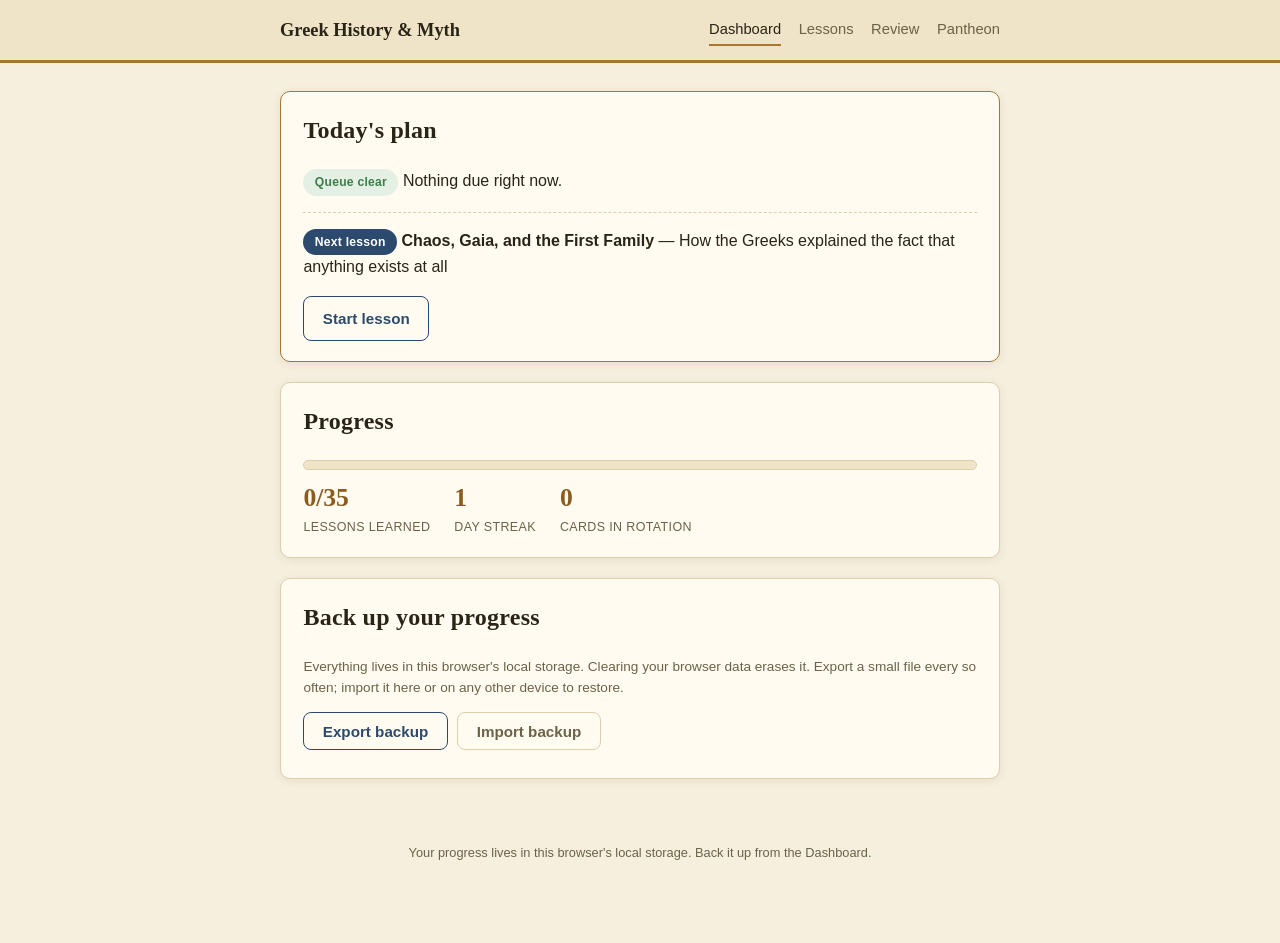
<file: index.html>
<!doctype html>
<html lang="en">
<head>
<meta charset="utf-8" />
<meta name="viewport" content="width=device-width, initial-scale=1" />
<title>Dashboard — Greek History &amp; Myth</title>
<link rel="stylesheet" href="styles.css?v=4" />
<link rel="manifest" href="manifest.webmanifest" />
<link rel="apple-touch-icon" href="apple-touch-icon.png" />
<link rel="icon" href="icon-192.png" />
<meta name="theme-color" content="#1c3450" />
<meta name="apple-mobile-web-app-capable" content="yes" />
<meta name="apple-mobile-web-app-status-bar-style" content="black-translucent" />
<meta name="apple-mobile-web-app-title" content="Greek Myth" />
</head>
<body>
<header class="site" id="site-header"></header>
<main class="container">

  <div id="today-plan"></div>

  <div class="card">
    <h2>Progress</h2>
    <div class="progress-track"><div class="progress-fill" id="progress-fill" style="width:0%"></div></div>
    <div class="stat-row" id="stat-row"></div>
  </div>

  <div class="card">
    <h2>Back up your progress</h2>
    <p class="muted small">Everything lives in this browser's local storage. Clearing your browser data erases it.
      Export a small file every so often; import it here or on any other device to restore.</p>
    <div class="btn-row">
      <button class="btn secondary" id="export-btn">Export backup</button>
      <button class="btn ghost" id="import-btn">Import backup</button>
      <input type="file" id="import-file" accept="application/json" style="display:none" />
    </div>
    <div id="import-status" class="small" style="margin-top:0.5rem"></div>
  </div>

</main>
<footer class="site" id="site-footer"></footer>

<script src="curriculum.js?v=4"></script>
<script src="content-origins.js?v=4"></script>
<script src="content-olympians.js?v=4"></script>
<script src="content-heroes.js?v=4"></script>
<script src="content-threads.js?v=4"></script>
<script src="srs.js?v=4"></script>
<script src="myth.js?v=4"></script>
<script src="render.js?v=4"></script>
<script>
  Myth.renderHeader("home");
  Myth.renderFooter();
  const progress = Myth.touchStreak();

  const allIds = Myth.allCardIds();
  const dueIds = Srs.dueCards(allIds);
  const totalLessons = allLessonIds().length;
  const learnedCount = progress.learned.length;

  const planEl = document.getElementById("today-plan");
  const sunday = Myth.isSunday();
  const nextLesson = Myth.nextUnlearnedLesson();

  let planHtml = `<div class="card today"><h2>Today's plan</h2>`;

  if (dueIds.length > 0) {
    planHtml += `
      <p><span class="pill due">${dueIds.length} due</span> Clear these first — this is the part that makes everything stick.</p>
      <div class="btn-row"><a class="btn" href="review.html">Start review (${dueIds.length})</a></div>
    `;
  } else {
    planHtml += `<p><span class="pill learned">Queue clear</span> Nothing due right now.</p>`;
  }

  if (sunday) {
    planHtml += `
      <hr style="border:none;border-top:1px dashed var(--border);margin:1rem 0" />
      <p><strong>It's Sunday — world assembly time.</strong> Skip the new lesson. Instead, place every
      god, Titan and hero you've learned so far on one blank family tree, from memory. That's what turns
      separate lessons into one connected picture.</p>
      <div class="btn-row"><a class="btn secondary" href="pantheon.html?mode=assembly">Start assembly</a></div>
    `;
  } else if (nextLesson) {
    planHtml += `
      <hr style="border:none;border-top:1px dashed var(--border);margin:1rem 0" />
      <p><span class="pill new">Next lesson</span> <strong>${nextLesson.title}</strong> — ${nextLesson.subtitle || ""}</p>
      <div class="btn-row"><a class="btn secondary" href="lesson.html?id=${nextLesson.id}">Start lesson</a></div>
    `;
  } else {
    planHtml += `
      <hr style="border:none;border-top:1px dashed var(--border);margin:1rem 0" />
      <p>You've started every written lesson. Check <a href="lessons.html">the roadmap</a> for what's coming next,
      or explore the <a href="pantheon.html">Pantheon</a>.</p>
    `;
  }

  planHtml += `</div>`;
  planEl.innerHTML = planHtml;

  const pct = totalLessons ? Math.round((learnedCount / totalLessons) * 100) : 0;
  document.getElementById("progress-fill").style.width = pct + "%";
  document.getElementById("stat-row").innerHTML = `
    <div class="stat"><div class="num">${learnedCount}/${totalLessons}</div><div class="label">Lessons learned</div></div>
    <div class="stat"><div class="num">${progress.streak}</div><div class="label">Day streak</div></div>
    <div class="stat"><div class="num">${Srs.introducedCount(allIds)}</div><div class="label">Cards in rotation</div></div>
  `;

  document.getElementById("export-btn").addEventListener("click", () => Myth.exportBackup());
  const importBtn = document.getElementById("import-btn");
  const importFile = document.getElementById("import-file");
  importBtn.addEventListener("click", () => importFile.click());
  importFile.addEventListener("change", () => {
    const file = importFile.files[0];
    if (!file) return;
    Myth.importBackup(file, (ok, err) => {
      const el = document.getElementById("import-status");
      if (ok) {
        el.textContent = "Restored. Reloading…";
        el.style.color = "var(--success)";
        setTimeout(() => location.reload(), 700);
      } else {
        el.textContent = "That file didn't look like a valid backup.";
        el.style.color = "var(--danger)";
      }
    });
  });
</script>
</body>
</html>
</file>
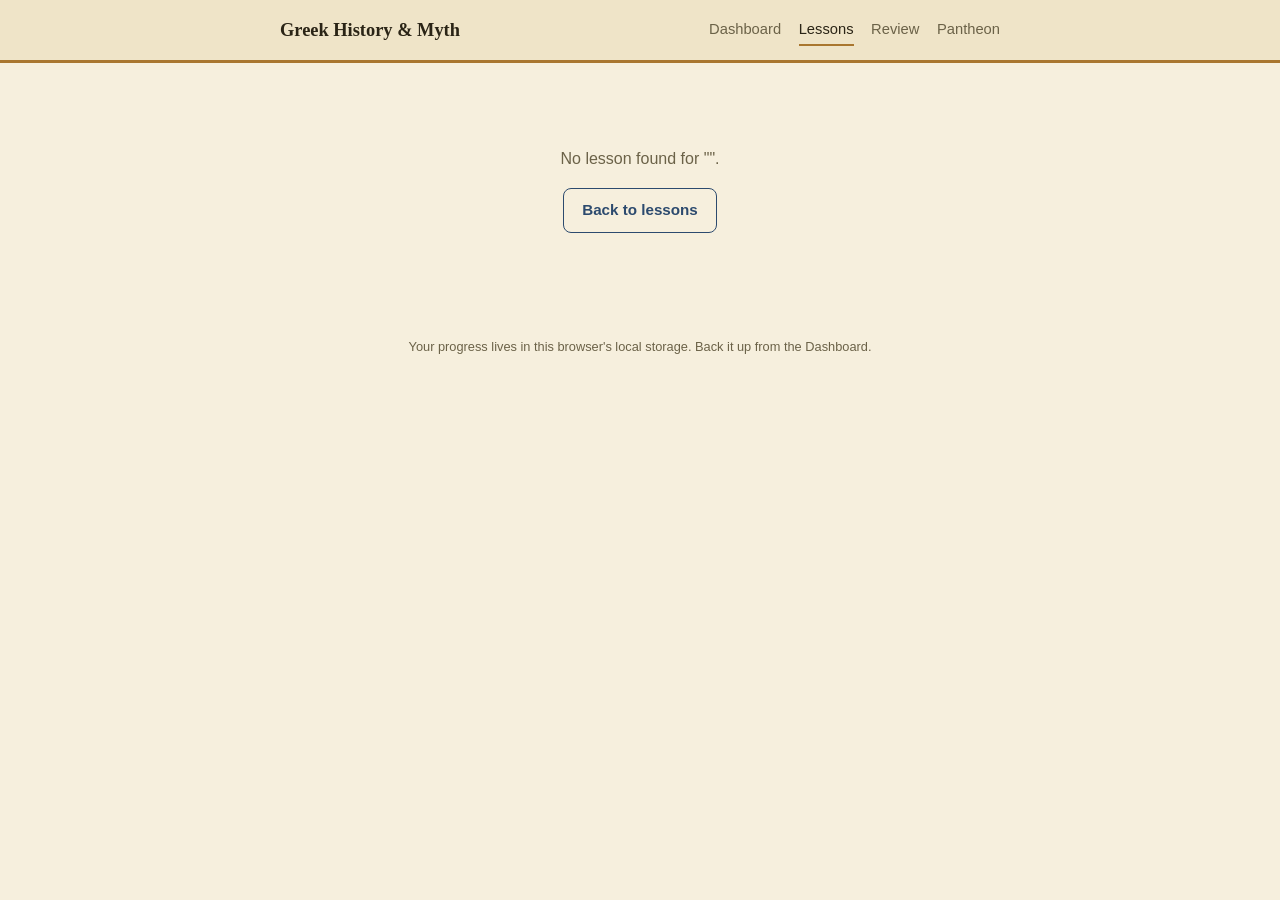
<file: lesson.html>
<!doctype html>
<html lang="en">
<head>
<meta charset="utf-8" />
<meta name="viewport" content="width=device-width, initial-scale=1" />
<title>Lesson — Greek History &amp; Myth</title>
<link rel="stylesheet" href="styles.css?v=4" />
<link rel="manifest" href="manifest.webmanifest" />
<link rel="apple-touch-icon" href="apple-touch-icon.png" />
<link rel="icon" href="icon-192.png" />
<meta name="theme-color" content="#1c3450" />
<meta name="apple-mobile-web-app-capable" content="yes" />
<meta name="apple-mobile-web-app-status-bar-style" content="black-translucent" />
<meta name="apple-mobile-web-app-title" content="Greek Myth" />
</head>
<body>
<header class="site" id="site-header"></header>
<main class="container">
  <div id="lesson-content"></div>
  <div class="card" id="drill-card">
    <h2 id="drill-heading">Drill what you just learned</h2>
    <p class="muted small" id="drill-sub"></p>
    <div id="quiz-container" class="quiz-box"></div>
  </div>
</main>
<footer class="site" id="site-footer"></footer>

<script src="curriculum.js?v=4"></script>
<script src="content-origins.js?v=4"></script>
<script src="content-olympians.js?v=4"></script>
<script src="content-heroes.js?v=4"></script>
<script src="content-threads.js?v=4"></script>
<script src="family.js?v=4"></script>
<script src="srs.js?v=4"></script>
<script src="myth.js?v=4"></script>
<script src="render.js?v=4"></script>
<script src="quiz.js?v=4"></script>
<script>
  Myth.renderHeader("lessons");
  Myth.renderFooter();

  const params = new URLSearchParams(location.search);
  const id = params.get("id");
  const lesson = Myth.lesson(id);
  const contentEl = document.getElementById("lesson-content");

  if (!lesson) {
    contentEl.innerHTML = `<div class="empty-state"><p>No lesson found for "${id || ""}".</p><a class="btn secondary" href="lessons.html">Back to lessons</a></div>`;
    document.getElementById("drill-card").style.display = "none";
  } else {
    contentEl.innerHTML = Render.lessonPage(lesson);
    const cards = Myth.cardsFor(lesson);
    const quizContainer = document.getElementById("quiz-container");
    const alreadyLearned = Myth.isLearned(id);
    document.getElementById("drill-sub").textContent = alreadyLearned
      ? `You've drilled this lesson before — running it again just reviews it early.`
      : `${cards.length} cards. Answer honestly — the SRS only works if you do.`;

    if (!cards.length) {
      quizContainer.innerHTML = `<p class="muted">This lesson has no drill cards yet.</p>`;
    } else {
      Quiz.run(quizContainer, cards, () => {
        Myth.markLearned(id);
        const order = allLessonIds();
        const idx = order.indexOf(id);
        const nextId = order[idx + 1];
        const next = nextId ? Myth.lesson(nextId) : null;
        const nav = document.createElement("div");
        nav.className = "btn-row";
        nav.style.marginTop = "1rem";
        nav.innerHTML = `
          <a class="btn secondary" href="lessons.html">Back to lessons</a>
          ${next ? `<a class="btn" href="lesson.html?id=${next.id}">Next: ${next.title}</a>` : `<a class="btn" href="index.html">Back to dashboard</a>`}
        `;
        quizContainer.after(nav);
      });
    }
  }
</script>
</body>
</html>
</file>
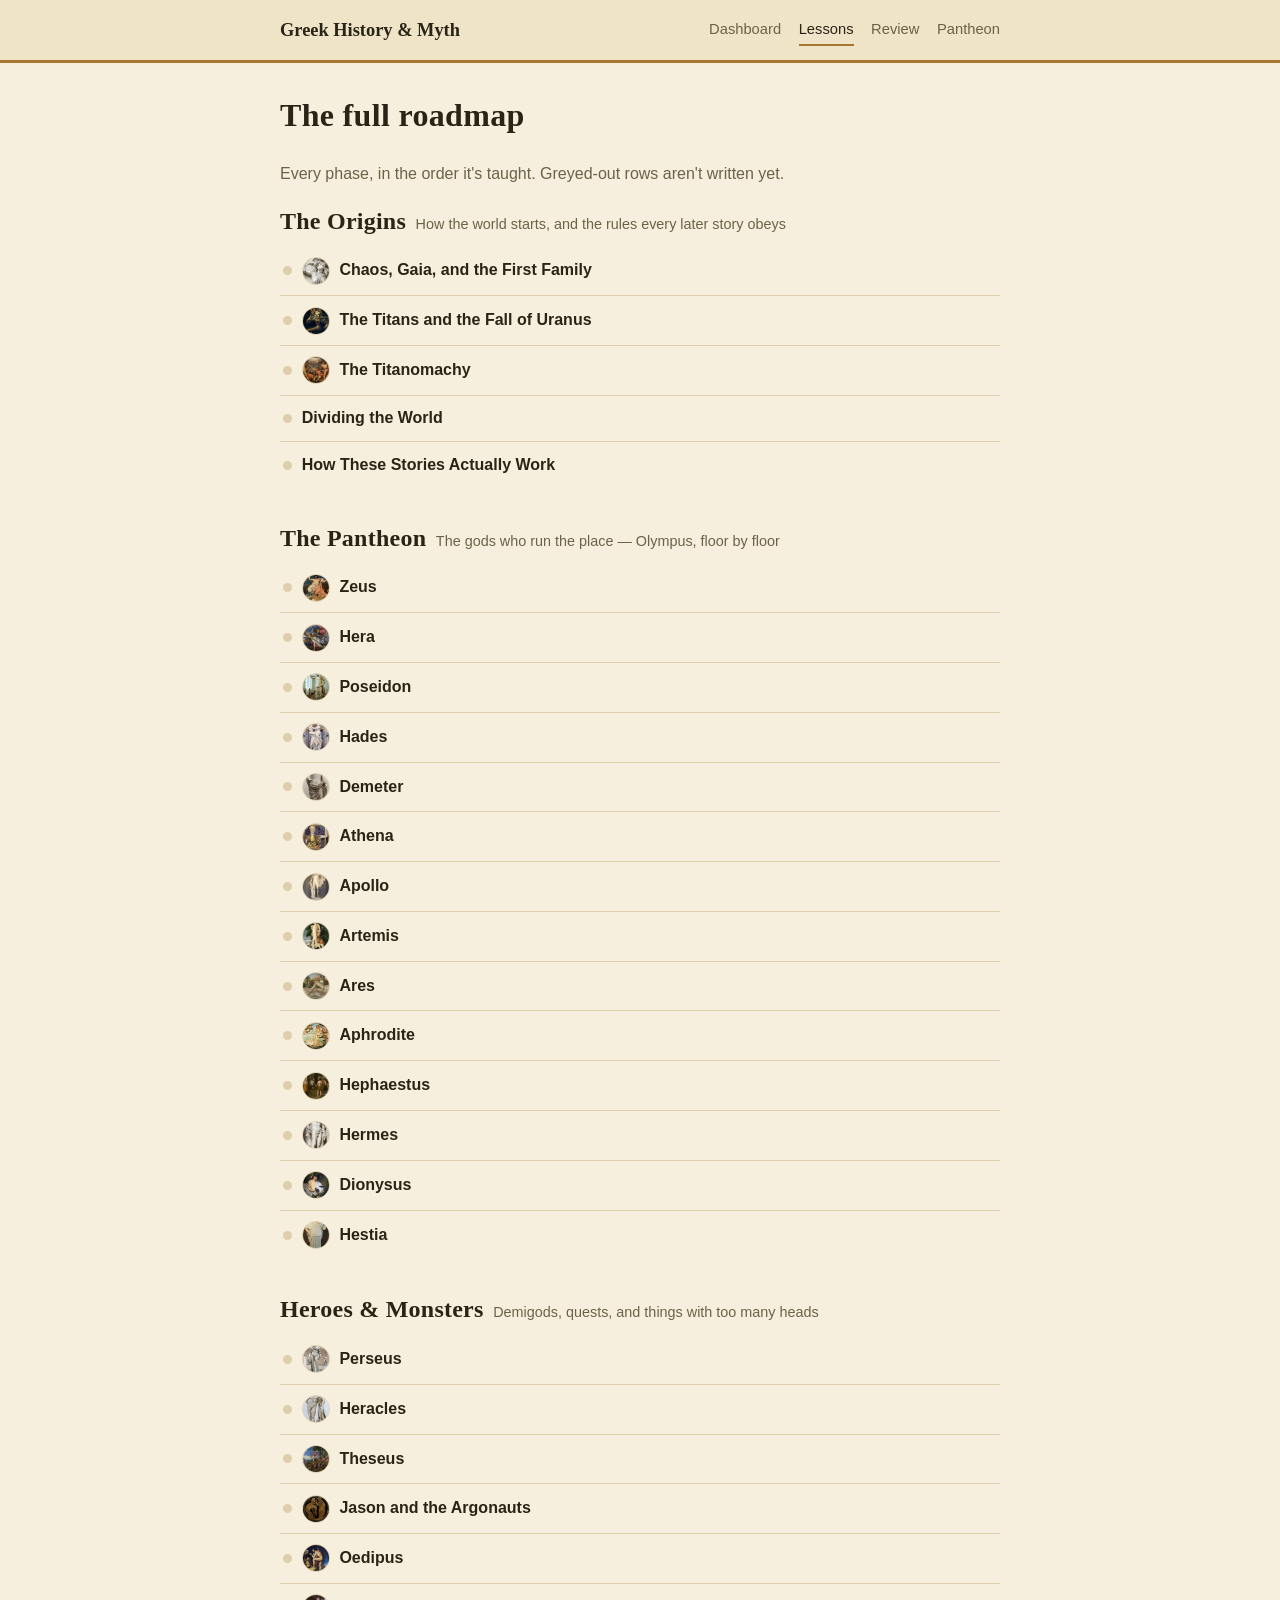
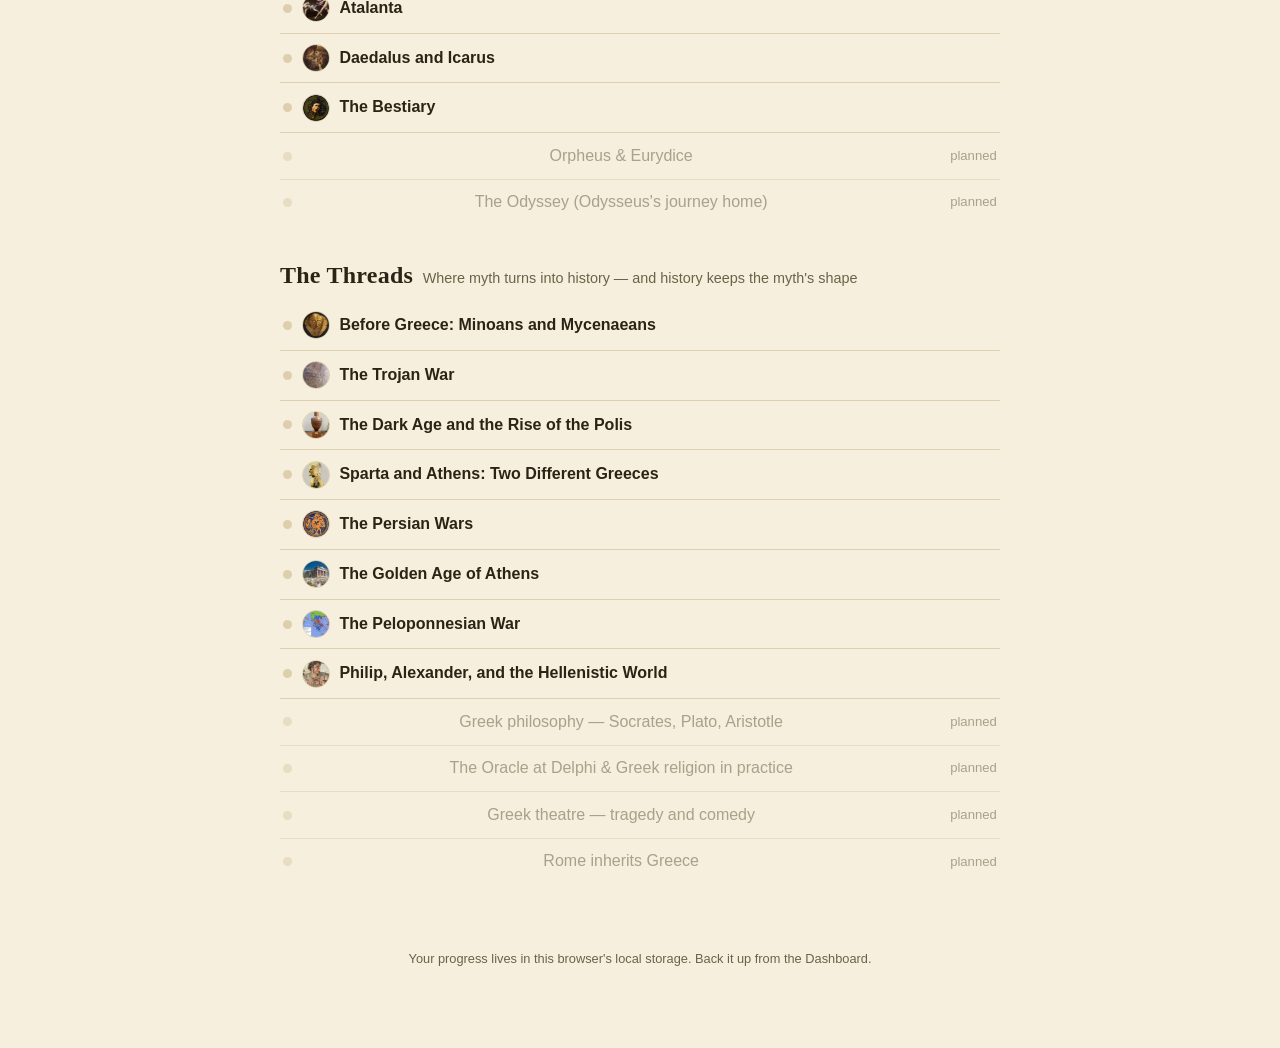
<file: lessons.html>
<!doctype html>
<html lang="en">
<head>
<meta charset="utf-8" />
<meta name="viewport" content="width=device-width, initial-scale=1" />
<title>Lessons — Greek History &amp; Myth</title>
<link rel="stylesheet" href="styles.css?v=4" />
<link rel="manifest" href="manifest.webmanifest" />
<link rel="apple-touch-icon" href="apple-touch-icon.png" />
<link rel="icon" href="icon-192.png" />
<meta name="theme-color" content="#1c3450" />
<meta name="apple-mobile-web-app-capable" content="yes" />
<meta name="apple-mobile-web-app-status-bar-style" content="black-translucent" />
<meta name="apple-mobile-web-app-title" content="Greek Myth" />
</head>
<body>
<header class="site" id="site-header"></header>
<main class="container">
  <h1>The full roadmap</h1>
  <p class="muted">Every phase, in the order it's taught. Greyed-out rows aren't written yet.</p>
  <div id="phases"></div>
</main>
<footer class="site" id="site-footer"></footer>

<script src="curriculum.js?v=4"></script>
<script src="content-origins.js?v=4"></script>
<script src="content-olympians.js?v=4"></script>
<script src="content-heroes.js?v=4"></script>
<script src="content-threads.js?v=4"></script>
<script src="srs.js?v=4"></script>
<script src="myth.js?v=4"></script>
<script>
  Myth.renderHeader("lessons");
  Myth.renderFooter();

  const wrap = document.getElementById("phases");
  const allIds = Myth.allCardIds();
  const dueSet = new Set(Srs.dueCards(allIds));

  function lessonDue(lesson) {
    return Myth.cardsFor(lesson).some((c) => dueSet.has(c.id));
  }

  CURRICULUM.phases.forEach((phase) => {
    const block = document.createElement("div");
    block.className = "phase-block";
    const rows = phase.lessons
      .map((id) => {
        const l = LESSONS[id];
        if (!l) return `<li class="lesson-row unwritten"><span class="status-dot"></span><span class="title">${id}</span><span class="meta">not yet written</span></li>`;
        const learned = Myth.isLearned(id);
        const due = learned && lessonDue(l);
        const dotClass = due ? "due" : learned ? "learned" : "";
        const status = due ? '<span class="pill due">due</span>' : learned ? '<span class="pill learned">learned</span>' : '';
        const thumb = l.image ? `<img src="${l.image.file}" alt="" loading="lazy" style="width:28px;height:28px;object-fit:cover;border-radius:50%;border:1px solid var(--border)" />` : "";
        return `<li class="lesson-row">
          <div style="display:flex;align-items:center;gap:0.6rem">
            <span class="status-dot ${dotClass}"></span>
            ${thumb}
            <a class="title" href="lesson.html?id=${id}">${l.title}</a>
          </div>
          <div>${status}</div>
        </li>`;
      })
      .join("");
    const roadmapExtra = CURRICULUM.roadmap
      .filter((r) => r.phase === phase.id)
      .map((r) => `<li class="lesson-row unwritten"><span class="status-dot"></span><span class="title">${r.title}</span><span class="meta">planned</span></li>`)
      .join("");
    block.innerHTML = `
      <div class="phase-header"><h2>${phase.title}</h2><span class="subtitle">${phase.subtitle}</span></div>
      <ul class="lesson-list">${rows}${roadmapExtra}</ul>
    `;
    wrap.appendChild(block);
  });
</script>
</body>
</html>
</file>
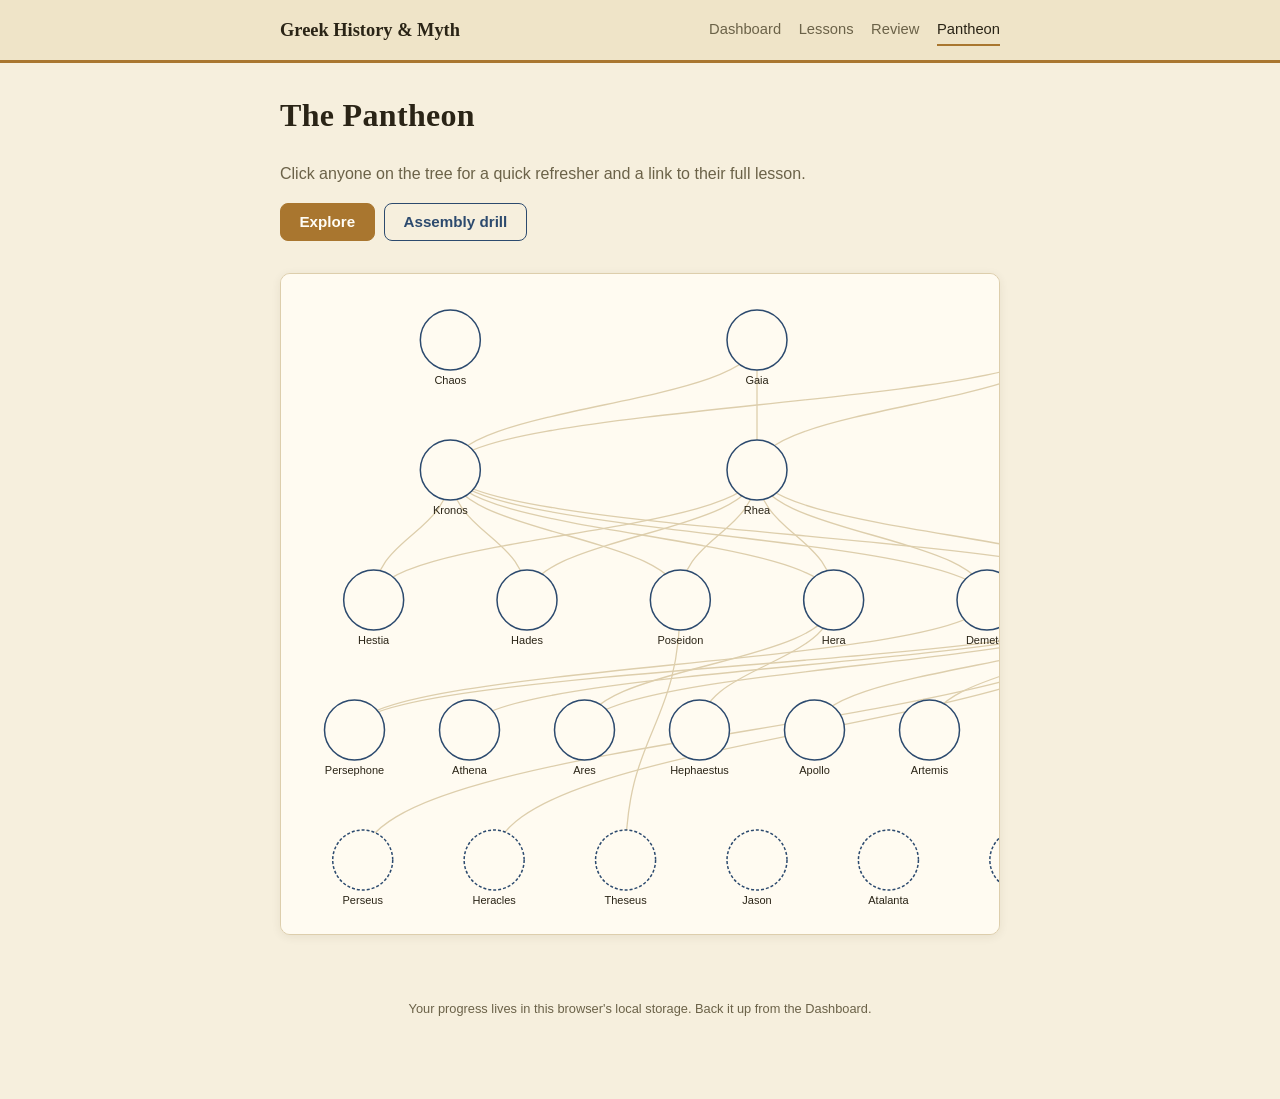
<file: pantheon.html>
<!doctype html>
<html lang="en">
<head>
<meta charset="utf-8" />
<meta name="viewport" content="width=device-width, initial-scale=1" />
<title>Pantheon — Greek History &amp; Myth</title>
<link rel="stylesheet" href="styles.css?v=4" />
<link rel="manifest" href="manifest.webmanifest" />
<link rel="apple-touch-icon" href="apple-touch-icon.png" />
<link rel="icon" href="icon-192.png" />
<meta name="theme-color" content="#1c3450" />
<meta name="apple-mobile-web-app-capable" content="yes" />
<meta name="apple-mobile-web-app-status-bar-style" content="black-translucent" />
<meta name="apple-mobile-web-app-title" content="Greek Myth" />
</head>
<body>
<header class="site" id="site-header"></header>
<main class="container">
  <h1 id="page-title">The Pantheon</h1>
  <p class="muted" id="page-sub"></p>
  <div class="btn-row" id="mode-switch" style="margin-bottom:1rem"></div>
  <div id="assembly-score" class="stat-row" style="margin-bottom:1rem"></div>
  <div class="tree-wrap">
    <div id="tree-container"></div>
  </div>
  <div class="card panel-side" id="side-panel" style="display:none"></div>
</main>
<footer class="site" id="site-footer"></footer>

<script src="curriculum.js?v=4"></script>
<script src="content-origins.js?v=4"></script>
<script src="content-olympians.js?v=4"></script>
<script src="content-heroes.js?v=4"></script>
<script src="content-threads.js?v=4"></script>
<script src="family.js?v=4"></script>
<script src="srs.js?v=4"></script>
<script src="myth.js?v=4"></script>
<script src="render.js?v=4"></script>
<script src="tree.js?v=4"></script>
<script>
  Myth.renderHeader("pantheon");
  Myth.renderFooter();

  const params = new URLSearchParams(location.search);
  let mode = params.get("mode") === "assembly" ? "assembly" : "explore";

  const treeContainer = document.getElementById("tree-container");
  const sidePanel = document.getElementById("side-panel");
  const scoreEl = document.getElementById("assembly-score");
  const switchEl = document.getElementById("mode-switch");

  function setModeButtons() {
    switchEl.innerHTML = `
      <button class="btn ${mode === "explore" ? "" : "secondary"}" id="btn-explore">Explore</button>
      <button class="btn ${mode === "assembly" ? "" : "secondary"}" id="btn-assembly">Assembly drill</button>
    `;
    document.getElementById("btn-explore").addEventListener("click", () => { mode = "explore"; draw(); });
    document.getElementById("btn-assembly").addEventListener("click", () => { mode = "assembly"; draw(); });
  }

  let assemblyState = {}; // id -> 'correct' | 'wrong'

  function learnedSet() {
    return new Set(Myth.loadProgress().learned.flatMap((lessonId) =>
      FAMILY_TREE.nodes.filter((n) => n.lesson === lessonId).map((n) => n.id)
    ));
  }

  function draw() {
    setModeButtons();
    sidePanel.style.display = "none";

    if (mode === "explore") {
      document.getElementById("page-title").textContent = "The Pantheon";
      document.getElementById("page-sub").textContent = "Click anyone on the tree for a quick refresher and a link to their full lesson.";
      scoreEl.innerHTML = "";
      const learned = learnedSet();
      Tree.render(treeContainer, FAMILY_TREE.nodes, {
        learnedSet: learned,
        onNodeClick: (node) => showExplorePanel(node),
      });
    } else {
      document.getElementById("page-title").textContent = "Sunday Assembly";
      document.getElementById("page-sub").textContent = "Every name is hidden. Click a node, decide who it is, then reveal and grade yourself honestly.";
      assemblyState = {};
      renderAssemblyScore();
      Tree.render(treeContainer, FAMILY_TREE.nodes, {
        blank: true,
        onNodeClick: (node, g) => showAssemblyPanel(node, g),
      });
    }
  }

  function byId(id) {
    return FAMILY_TREE.nodes.find((n) => n.id === id);
  }

  function relLine(node) {
    const parents = (node.parents || []).map(byId).filter(Boolean).map((n) => n.name);
    const children = FAMILY_TREE.nodes.filter((n) => (n.parents || []).includes(node.id)).map((n) => n.name);
    const parts = [];
    if (parents.length) parts.push(`Child of ${parents.join(" & ")}`);
    if (children.length) parts.push(`Parent of ${children.join(", ")}`);
    return parts.length ? `<p class="muted small">${parts.join(" — ")}</p>` : "";
  }

  function showExplorePanel(node) {
    sidePanel.style.display = "block";
    const learned = Myth.isLearned(node.lesson);
    const lessonObj = node.lesson ? Myth.lesson(node.lesson) : null;
    const img = lessonObj && lessonObj.image;
    sidePanel.innerHTML = `
      <h3>${node.name}</h3>
      ${img ? `<img class="panel-image" src="${img.file}" alt="${img.alt || node.name}" loading="lazy" />` : ""}
      ${relLine(node)}
      ${node.other ? `<p class="muted small">${node.other}</p>` : ""}
      ${node.note ? `<div class="aside"><strong>Worth knowing.</strong> ${node.note}</div>` : ""}
      ${node.lesson
        ? `<div class="btn-row"><a class="btn secondary" href="lesson.html?id=${node.lesson}">${learned ? "Review lesson" : "Read lesson"}</a></div>`
        : `<p class="muted small">No dedicated lesson for this figure yet.</p>`}
    `;
  }

  function showAssemblyPanel(node, g) {
    if (assemblyState[node.id]) {
      sidePanel.style.display = "block";
      sidePanel.innerHTML = `<h3>${node.name}</h3><p class="muted small">Already graded this round: <strong>${assemblyState[node.id]}</strong>.</p>`;
      return;
    }
    sidePanel.style.display = "block";
    sidePanel.innerHTML = `
      <h3>Who is this?</h3>
      <p class="muted small">Say the name out loud (or just think it), then reveal.</p>
      <div class="btn-row"><button class="btn" id="reveal-assembly">Reveal</button></div>
    `;
    document.getElementById("reveal-assembly").addEventListener("click", () => {
      sidePanel.innerHTML = `
        <h3>${node.name}</h3>
        ${node.other ? `<p class="muted small">${node.other}</p>` : ""}
        <div class="btn-row">
          <button class="btn bad" id="assembly-miss">I missed it</button>
          <button class="btn good" id="assembly-got">I knew it</button>
        </div>
      `;
      document.getElementById("assembly-miss").addEventListener("click", () => gradeAssembly(node, g, false));
      document.getElementById("assembly-got").addEventListener("click", () => gradeAssembly(node, g, true));
    });
  }

  function gradeAssembly(node, g, correct) {
    assemblyState[node.id] = correct ? "correct" : "wrong";
    const circle = g.querySelector("circle");
    circle.classList.remove("assembly-blank");
    circle.classList.add(correct ? "assembly-correct" : "assembly-wrong");
    const label = g.querySelector("text");
    label.textContent = node.name;
    renderAssemblyScore();
  }

  function renderAssemblyScore() {
    const total = FAMILY_TREE.nodes.length;
    const done = Object.keys(assemblyState).length;
    const correct = Object.values(assemblyState).filter((v) => v === "correct").length;
    scoreEl.innerHTML = `
      <div class="stat"><div class="num">${done}/${total}</div><div class="label">Placed</div></div>
      <div class="stat"><div class="num">${correct}</div><div class="label">Correct</div></div>
    `;
  }

  draw();
</script>
</body>
</html>
</file>
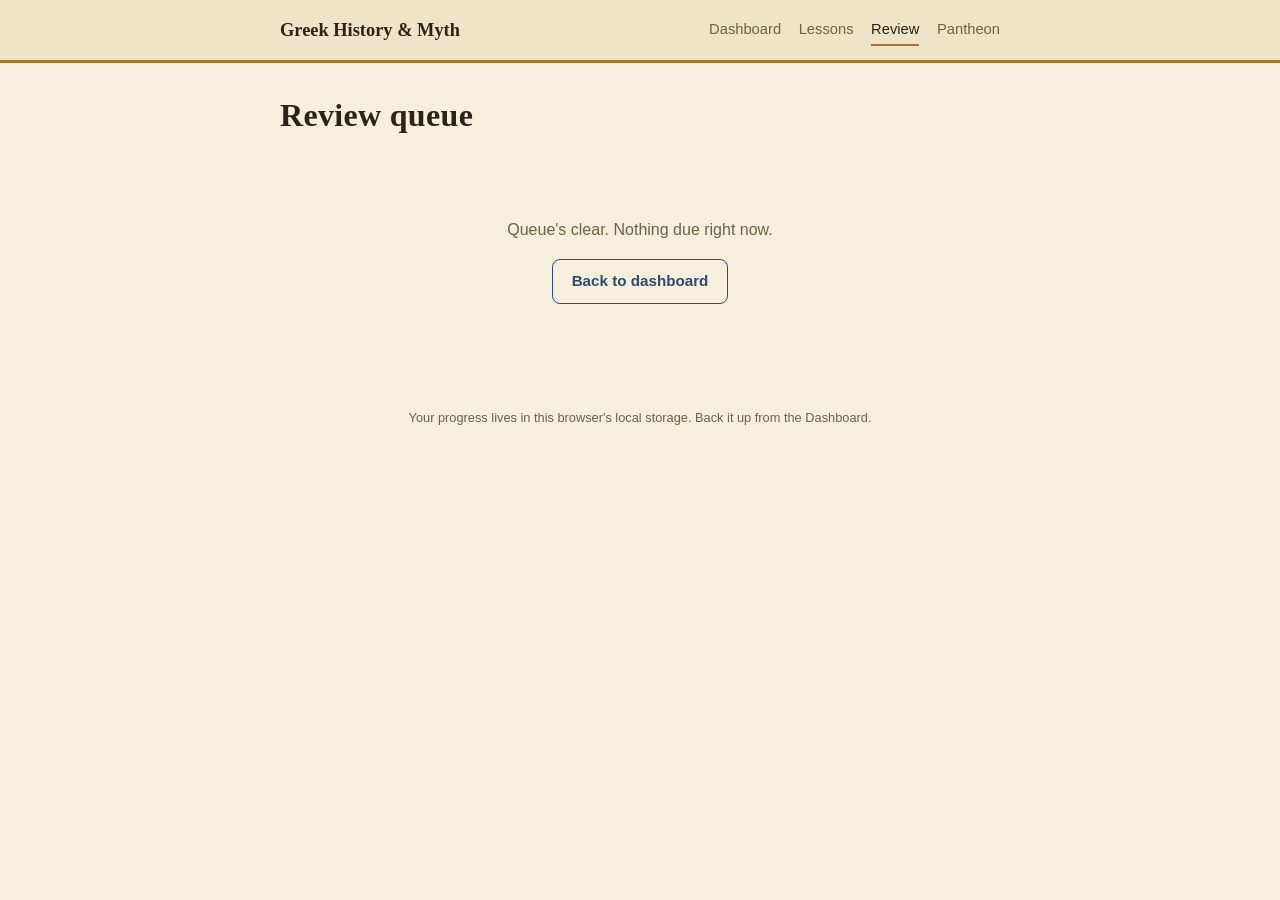
<file: review.html>
<!doctype html>
<html lang="en">
<head>
<meta charset="utf-8" />
<meta name="viewport" content="width=device-width, initial-scale=1" />
<title>Review — Greek History &amp; Myth</title>
<link rel="stylesheet" href="styles.css?v=4" />
<link rel="manifest" href="manifest.webmanifest" />
<link rel="apple-touch-icon" href="apple-touch-icon.png" />
<link rel="icon" href="icon-192.png" />
<meta name="theme-color" content="#1c3450" />
<meta name="apple-mobile-web-app-capable" content="yes" />
<meta name="apple-mobile-web-app-status-bar-style" content="black-translucent" />
<meta name="apple-mobile-web-app-title" content="Greek Myth" />
</head>
<body>
<header class="site" id="site-header"></header>
<main class="container">
  <h1>Review queue</h1>
  <div id="review-body"></div>
</main>
<footer class="site" id="site-footer"></footer>

<script src="curriculum.js?v=4"></script>
<script src="content-origins.js?v=4"></script>
<script src="content-olympians.js?v=4"></script>
<script src="content-heroes.js?v=4"></script>
<script src="content-threads.js?v=4"></script>
<script src="srs.js?v=4"></script>
<script src="myth.js?v=4"></script>
<script src="render.js?v=4"></script>
<script src="quiz.js?v=4"></script>
<script>
  Myth.renderHeader("review");
  Myth.renderFooter();

  const body = document.getElementById("review-body");

  // build full card list with lesson reference, filter to due
  const allCards = [];
  Object.values(LESSONS).forEach((l) => {
    Myth.cardsFor(l).forEach((c) => allCards.push(c));
  });
  const dueIds = new Set(Srs.dueCards(allCards.map((c) => c.id)));
  const dueCards = allCards.filter((c) => dueIds.has(c.id));

  if (!dueCards.length) {
    body.innerHTML = `
      <div class="empty-state">
        <p>Queue's clear. Nothing due right now.</p>
        <a class="btn secondary" href="index.html">Back to dashboard</a>
      </div>
    `;
  } else {
    body.innerHTML = `<p class="muted">${dueCards.length} cards due.</p><div class="quiz-box" id="quiz-container"></div>`;
    Quiz.run(document.getElementById("quiz-container"), dueCards, (stats) => {
      const nav = document.createElement("div");
      nav.className = "btn-row";
      nav.style.marginTop = "1rem";
      nav.innerHTML = `<a class="btn" href="index.html">Back to dashboard</a>`;
      document.getElementById("quiz-container").after(nav);
    });
  }
</script>
</body>
</html>
</file>
<file: styles.css>
/* ============================================================
   Greek History & Mythology — study app
   Theme: parchment/marble, light + dark, Greek-key accents
   ============================================================ */

:root {
  --bg: #f6efdd;
  --bg-alt: #efe4c8;
  --card-bg: #fffbf1;
  --text: #2a2416;
  --text-dim: #6b6248;
  --border: #ddceac;
  --accent: #a9762f;      /* aged gold */
  --accent-strong: #8a5d1f;
  --accent2: #2c4a6e;     /* aegean blue */
  --accent2-strong: #1c3450;
  --success: #3f7d4c;
  --success-bg: #e4f0e3;
  --danger: #a5423a;
  --danger-bg: #f6e4e0;
  --shadow: 0 2px 10px rgba(60, 45, 10, 0.08);
  --radius: 10px;
  --font-serif: "Iowan Old Style", "Palatino Linotype", Palatino, Georgia, "Times New Roman", serif;
  --font-sans: -apple-system, BlinkMacSystemFont, "Segoe UI", Roboto, Helvetica, Arial, sans-serif;
}

@media (prefers-color-scheme: dark) {
  :root {
    --bg: #17140f;
    --bg-alt: #1f1b13;
    --card-bg: #221d15;
    --text: #ecdfc0;
    --text-dim: #a99d7d;
    --border: #3a321f;
    --accent: #d4af37;
    --accent-strong: #e8c75a;
    --accent2: #6f9bc6;
    --accent2-strong: #8fb3da;
    --success: #6bbf7b;
    --success-bg: #1c2c1e;
    --danger: #e0776e;
    --danger-bg: #2d1c1a;
    --shadow: 0 2px 14px rgba(0, 0, 0, 0.4);
  }
}

* { box-sizing: border-box; }

html, body {
  margin: 0;
  padding: 0;
  background: var(--bg);
  color: var(--text);
  font-family: var(--font-sans);
  line-height: 1.55;
}

body {
  min-height: 100vh;
  padding-bottom: 4rem;
}

a { color: var(--accent2); text-decoration: none; }
a:hover { text-decoration: underline; }

h1, h2, h3, h4 {
  font-family: var(--font-serif);
  font-weight: 600;
  color: var(--text);
  letter-spacing: 0.01em;
}

.container {
  max-width: 760px;
  margin: 0 auto;
  padding: 0 1.25rem;
}

/* ---------- header / nav ---------- */

header.site {
  border-bottom: 3px solid var(--accent);
  background: var(--bg-alt);
  padding: 0.9rem 0;
  margin-bottom: 1.75rem;
}

header.site .container {
  display: flex;
  align-items: center;
  justify-content: space-between;
  flex-wrap: wrap;
  gap: 0.5rem;
}

header.site .brand {
  font-family: var(--font-serif);
  font-size: 1.15rem;
  font-weight: 700;
  color: var(--text);
  display: flex;
  align-items: center;
  gap: 0.4rem;
}

header.site .brand .mark { color: var(--accent-strong); }

nav.tabs {
  display: flex;
  gap: 1.1rem;
  font-size: 0.92rem;
}

nav.tabs a {
  color: var(--text-dim);
  padding: 0.2rem 0;
  border-bottom: 2px solid transparent;
}

nav.tabs a.active, nav.tabs a:hover {
  color: var(--text);
  border-bottom-color: var(--accent);
  text-decoration: none;
}

/* ---------- cards / panels ---------- */

.card {
  background: var(--card-bg);
  border: 1px solid var(--border);
  border-radius: var(--radius);
  box-shadow: var(--shadow);
  padding: 1.25rem 1.4rem;
  margin-bottom: 1.25rem;
}

.card h2, .card h3 { margin-top: 0; }

.card.today {
  border-color: var(--accent);
  border-width: 1.5px;
}

.pill {
  display: inline-block;
  padding: 0.18rem 0.65rem;
  border-radius: 999px;
  font-size: 0.76rem;
  font-weight: 600;
  letter-spacing: 0.02em;
  background: var(--bg-alt);
  color: var(--text-dim);
  border: 1px solid var(--border);
}

.pill.due { background: var(--danger-bg); color: var(--danger); border-color: transparent; }
.pill.learned { background: var(--success-bg); color: var(--success); border-color: transparent; }
.pill.new { background: var(--accent2); color: #fff; border-color: transparent; }

/* ---------- buttons ---------- */

.btn {
  display: inline-flex;
  align-items: center;
  gap: 0.4rem;
  padding: 0.6rem 1.15rem;
  border-radius: 8px;
  border: 1px solid var(--accent);
  background: var(--accent);
  color: #fffdf6;
  font-size: 0.95rem;
  font-weight: 600;
  cursor: pointer;
  font-family: var(--font-sans);
  text-decoration: none;
}

.btn:hover { background: var(--accent-strong); border-color: var(--accent-strong); text-decoration: none; }

.btn.secondary {
  background: transparent;
  color: var(--accent2);
  border-color: var(--accent2);
}
.btn.secondary:hover { background: var(--accent2); color: #fff; }

.btn.ghost {
  background: transparent;
  color: var(--text-dim);
  border-color: var(--border);
}
.btn.ghost:hover { color: var(--text); border-color: var(--text-dim); }

.btn.good { background: var(--success); border-color: var(--success); }
.btn.bad { background: var(--danger); border-color: var(--danger); }
.btn:disabled { opacity: 0.45; cursor: not-allowed; }

.btn-row { display: flex; gap: 0.6rem; flex-wrap: wrap; margin-top: 0.75rem; }

/* ---------- progress bar ---------- */

.progress-track {
  height: 10px;
  border-radius: 999px;
  background: var(--bg-alt);
  border: 1px solid var(--border);
  overflow: hidden;
  margin: 0.5rem 0;
}
.progress-fill {
  height: 100%;
  background: linear-gradient(90deg, var(--accent2), var(--accent));
  border-radius: 999px;
}

/* ---------- lessons list ---------- */

.phase-block { margin-bottom: 2rem; }
.phase-header {
  display: flex;
  align-items: baseline;
  gap: 0.6rem;
  margin-bottom: 0.4rem;
}
.phase-header h2 { margin: 0; }
.phase-header .subtitle { color: var(--text-dim); font-size: 0.9rem; }

.lesson-list { list-style: none; margin: 0; padding: 0; }
.lesson-row {
  display: flex;
  align-items: center;
  justify-content: space-between;
  gap: 0.75rem;
  padding: 0.65rem 0.2rem;
  border-bottom: 1px solid var(--border);
}
.lesson-row:last-child { border-bottom: none; }
.lesson-row a.title { font-weight: 600; color: var(--text); }
.lesson-row a.title:hover { color: var(--accent-strong); }
.lesson-row .status-dot {
  width: 9px; height: 9px; border-radius: 50%;
  background: var(--border);
  flex-shrink: 0;
}
.lesson-row .status-dot.learned { background: var(--success); }
.lesson-row .status-dot.due { background: var(--danger); }
.lesson-row .meta { color: var(--text-dim); font-size: 0.82rem; }
.lesson-row.unwritten { opacity: 0.55; }
.lesson-row.unwritten .title { color: var(--text-dim); pointer-events: none; }

/* ---------- lesson page ---------- */

.lesson-head { margin-bottom: 1.5rem; }
.lesson-head .subtitle { color: var(--text-dim); font-size: 1.02rem; margin-top: -0.3rem; }
.lesson-breadcrumb { display: flex; gap: 0.4rem; flex-wrap: wrap; margin-top: 0.7rem; }
.lesson-head .facts-strip {
  display: flex;
  gap: 1.1rem;
  flex-wrap: wrap;
  margin-top: 0.9rem;
  font-size: 0.85rem;
}
.lesson-head .facts-strip .fact-item strong { display: block; color: var(--text-dim); font-weight: 600; font-size: 0.72rem; text-transform: uppercase; letter-spacing: 0.04em; }

.lesson-image {
  margin: 1.1rem 0 1.6rem;
  text-align: center;
}
.lesson-image img {
  max-width: 100%;
  max-height: 340px;
  border-radius: var(--radius);
  border: 1px solid var(--border);
  box-shadow: var(--shadow);
  background: var(--bg-alt);
}
.lesson-image figcaption {
  margin-top: 0.45rem;
}
.lesson-image figcaption a { color: var(--text-dim); }

.panel-image {
  width: 100%;
  max-height: 220px;
  object-fit: contain;
  border-radius: 8px;
  border: 1px solid var(--border);
  background: var(--bg-alt);
  margin-bottom: 0.6rem;
}

.narrative p { margin: 0 0 1rem; }
.narrative .aside {
  border-left: 3px solid var(--accent);
  background: var(--bg-alt);
  padding: 0.7rem 1rem;
  border-radius: 0 8px 8px 0;
  margin: 1.1rem 0;
  font-size: 0.95rem;
}
.narrative .aside strong { color: var(--accent-strong); }

.cross-links {
  margin-top: 1.5rem;
  padding-top: 1rem;
  border-top: 1px dashed var(--border);
}
.cross-links .chip-row { display: flex; flex-wrap: wrap; gap: 0.5rem; margin-top: 0.5rem; }
.chip {
  display: inline-block;
  padding: 0.3rem 0.7rem;
  border-radius: 999px;
  background: var(--bg-alt);
  border: 1px solid var(--border);
  font-size: 0.82rem;
  color: var(--text);
}
.chip:hover { border-color: var(--accent); text-decoration: none; }

/* ---------- quiz / drill ---------- */

.quiz-box {
  background: var(--card-bg);
  border: 1px solid var(--border);
  border-radius: var(--radius);
  box-shadow: var(--shadow);
  padding: 1.5rem;
  min-height: 220px;
}
.quiz-progress { font-size: 0.8rem; color: var(--text-dim); margin-bottom: 0.6rem; }
.quiz-prompt { font-size: 1.15rem; font-weight: 600; margin: 0.5rem 0 1rem; font-family: var(--font-serif); }
.quiz-answer {
  background: var(--bg-alt);
  border-radius: 8px;
  padding: 0.9rem 1rem;
  margin-bottom: 1rem;
  font-size: 1.02rem;
}
.quiz-options { display: grid; gap: 0.55rem; }
.quiz-option {
  text-align: left;
  padding: 0.7rem 0.9rem;
  border-radius: 8px;
  border: 1px solid var(--border);
  background: var(--card-bg);
  cursor: pointer;
  font-size: 0.97rem;
  color: var(--text);
}
.quiz-option:hover { border-color: var(--accent2); }
.quiz-option.correct { background: var(--success-bg); border-color: var(--success); color: var(--success); }
.quiz-option.incorrect { background: var(--danger-bg); border-color: var(--danger); color: var(--danger); }
.quiz-option:disabled { cursor: default; }

.quiz-summary { text-align: center; padding: 1.5rem 0; }
.quiz-summary .score { font-size: 2.4rem; font-family: var(--font-serif); font-weight: 700; color: var(--accent-strong); }

/* ---------- pantheon / family tree ---------- */

.tree-wrap {
  overflow-x: auto;
  background: var(--card-bg);
  border: 1px solid var(--border);
  border-radius: var(--radius);
  box-shadow: var(--shadow);
  padding: 1rem;
}
.tree-node-label { font-size: 11px; font-family: var(--font-sans); fill: var(--text); }
.tree-node-circle { fill: var(--card-bg); stroke: var(--accent2); stroke-width: 1.5; cursor: pointer; }
.tree-node-circle.learned { stroke: var(--success); fill: var(--success-bg); }
.tree-node-circle.mortal { stroke-dasharray: 3 2; }
.tree-edge { stroke: var(--border); stroke-width: 1.3; fill: none; }
.tree-node-circle.assembly-blank { fill: var(--bg-alt); }
.tree-node-circle.assembly-correct { fill: var(--success-bg); stroke: var(--success); }
.tree-node-circle.assembly-wrong { fill: var(--danger-bg); stroke: var(--danger); }

.panel-side {
  margin-top: 1rem;
}

/* ---------- misc ---------- */

.muted { color: var(--text-dim); }
.center { text-align: center; }
.small { font-size: 0.85rem; }
.stat-row { display: flex; gap: 1.5rem; flex-wrap: wrap; }
.stat { text-align: left; }
.stat .num { font-size: 1.6rem; font-weight: 700; font-family: var(--font-serif); color: var(--accent-strong); }
.stat .label { font-size: 0.78rem; color: var(--text-dim); text-transform: uppercase; letter-spacing: 0.03em; }

footer.site {
  max-width: 760px;
  margin: 3rem auto 0;
  padding: 1rem 1.25rem;
  color: var(--text-dim);
  font-size: 0.8rem;
  text-align: center;
}

input[type=text] {
  width: 100%;
  padding: 0.6rem 0.8rem;
  border-radius: 8px;
  border: 1px solid var(--border);
  background: var(--card-bg);
  color: var(--text);
  font-size: 1rem;
  font-family: var(--font-sans);
}

.empty-state {
  text-align: center;
  padding: 2.5rem 1rem;
  color: var(--text-dim);
}
.empty-state .big { font-size: 2.5rem; margin-bottom: 0.5rem; }
</file>
